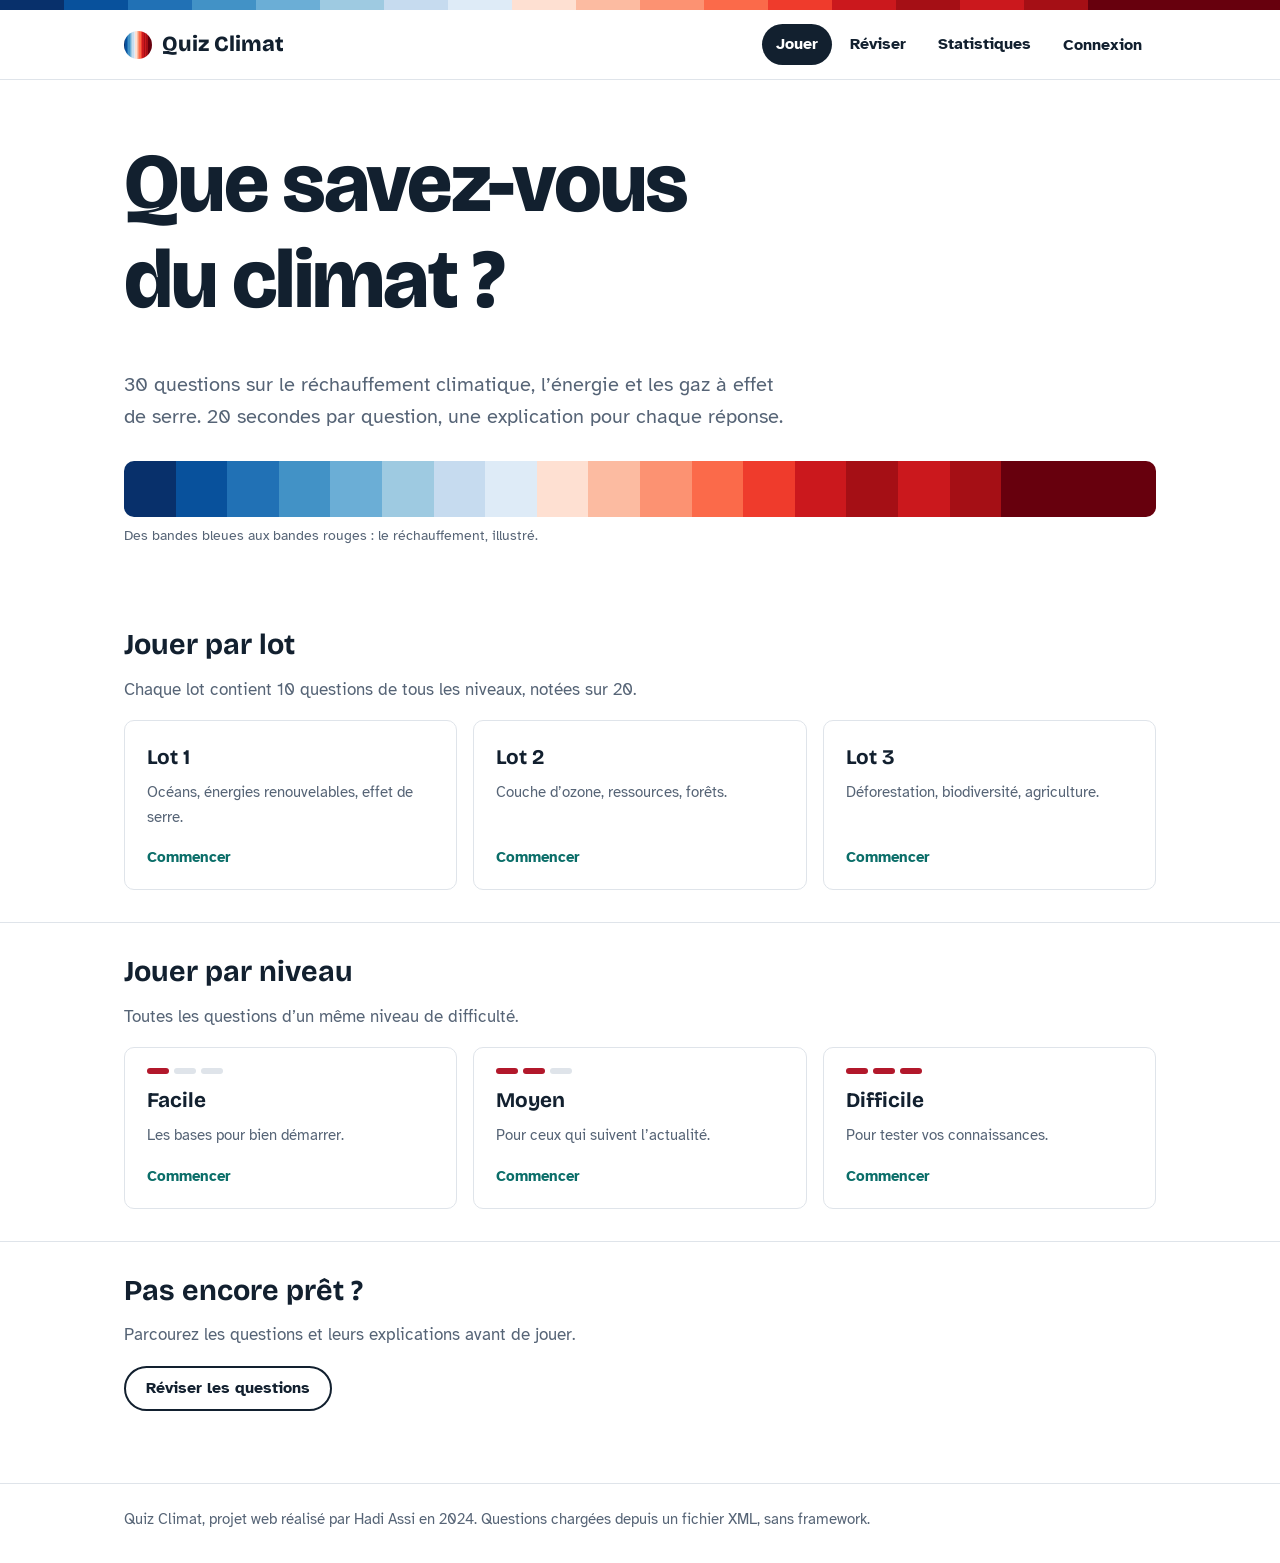
<file: index.html>
<!DOCTYPE html>
<html lang="fr">
<head>
  <meta charset="UTF-8">
  <meta name="viewport" content="width=device-width, initial-scale=1.0">
  <title>Quiz Climat – Testez vos connaissances sur le climat</title>
  <meta name="description" content="Quiz interactif sur le climat, l’énergie et les gaz à effet de serre : 30 questions, 3 niveaux, minuteur et statistiques.">
  <meta name="author" content="Hadi Assi">
  <link rel="icon" href="data:image/svg+xml,%3Csvg xmlns='http://www.w3.org/2000/svg' viewBox='0 0 32 32'%3E%3Cdefs%3E%3ClinearGradient id='g'%3E%3Cstop offset='0' stop-color='%2308519c'/%3E%3Cstop offset='1' stop-color='%23a50f15'/%3E%3C/linearGradient%3E%3C/defs%3E%3Ccircle cx='16' cy='16' r='15' fill='url(%23g)'/%3E%3C/svg%3E">
  <link rel="stylesheet" href="css/style.css">
  <script src="js/common.js" defer></script>
</head>
<body>
  <div class="stripes" aria-hidden="true"></div>
  <header class="site-header">
    <div class="wrap header-inner">
      <a class="brand" href="index.html"><span class="brand-mark" aria-hidden="true"></span>Quiz Climat</a>
      <nav class="nav" aria-label="Navigation principale">
        <a href="index.html" aria-current="page">Jouer</a>
        <a href="page/reviser.html">Réviser</a>
        <a href="page/statistiques.html">Statistiques</a>
        <span id="user-zone"></span>
      </nav>
    </div>
  </header>

  <main>

    <section class="hero">
      <div class="wrap">
        <h1>Que savez-vous du climat ?</h1>
        <p class="lead">30 questions sur le réchauffement climatique, l’énergie et les gaz à effet de serre. 20 secondes par question, une explication pour chaque réponse.</p>
        <div class="hero-stripes" aria-hidden="true"></div>
        <p class="hero-caption">Des bandes bleues aux bandes rouges : le réchauffement, illustré.</p>
      </div>
    </section>

    <section class="section">
      <div class="wrap">
        <h2>Jouer par lot</h2>
        <p class="muted">Chaque lot contient 10 questions de tous les niveaux, notées sur 20.</p>
        <ul class="choices">
          <li><a class="choice" href="page/jeu.html?lot=1"><strong>Lot 1</strong><span>Océans, énergies renouvelables, effet de serre.</span><span class="go">Commencer</span></a></li>
          <li><a class="choice" href="page/jeu.html?lot=2"><strong>Lot 2</strong><span>Couche d’ozone, ressources, forêts.</span><span class="go">Commencer</span></a></li>
          <li><a class="choice" href="page/jeu.html?lot=3"><strong>Lot 3</strong><span>Déforestation, biodiversité, agriculture.</span><span class="go">Commencer</span></a></li>
        </ul>
      </div>
    </section>

    <section class="section">
      <div class="wrap">
        <h2>Jouer par niveau</h2>
        <p class="muted">Toutes les questions d’un même niveau de difficulté.</p>
        <ul class="choices">
          <li><a class="choice" href="page/jeu.html?niveau=facile"><span class="level-dots" aria-hidden="true"><i class="on"></i><i class=""></i><i class=""></i></span><strong>Facile</strong><span>Les bases pour bien démarrer.</span><span class="go">Commencer</span></a></li>
          <li><a class="choice" href="page/jeu.html?niveau=moyen"><span class="level-dots" aria-hidden="true"><i class="on"></i><i class="on"></i><i class=""></i></span><strong>Moyen</strong><span>Pour ceux qui suivent l’actualité.</span><span class="go">Commencer</span></a></li>
          <li><a class="choice" href="page/jeu.html?niveau=difficile"><span class="level-dots" aria-hidden="true"><i class="on"></i><i class="on"></i><i class="on"></i></span><strong>Difficile</strong><span>Pour tester vos connaissances.</span><span class="go">Commencer</span></a></li>
        </ul>
      </div>
    </section>

    <section class="section">
      <div class="wrap">
        <h2>Pas encore prêt ?</h2>
        <p class="muted">Parcourez les questions et leurs explications avant de jouer.</p>
        <a class="btn ghost" href="page/reviser.html">Réviser les questions</a>
      </div>
    </section>

  </main>

  <footer class="site-footer">
    <div class="wrap">Quiz Climat, projet web réalisé par Hadi Assi en 2024. Questions chargées depuis un fichier XML, sans framework.</div>
  </footer>
</body>
</html>
</file>
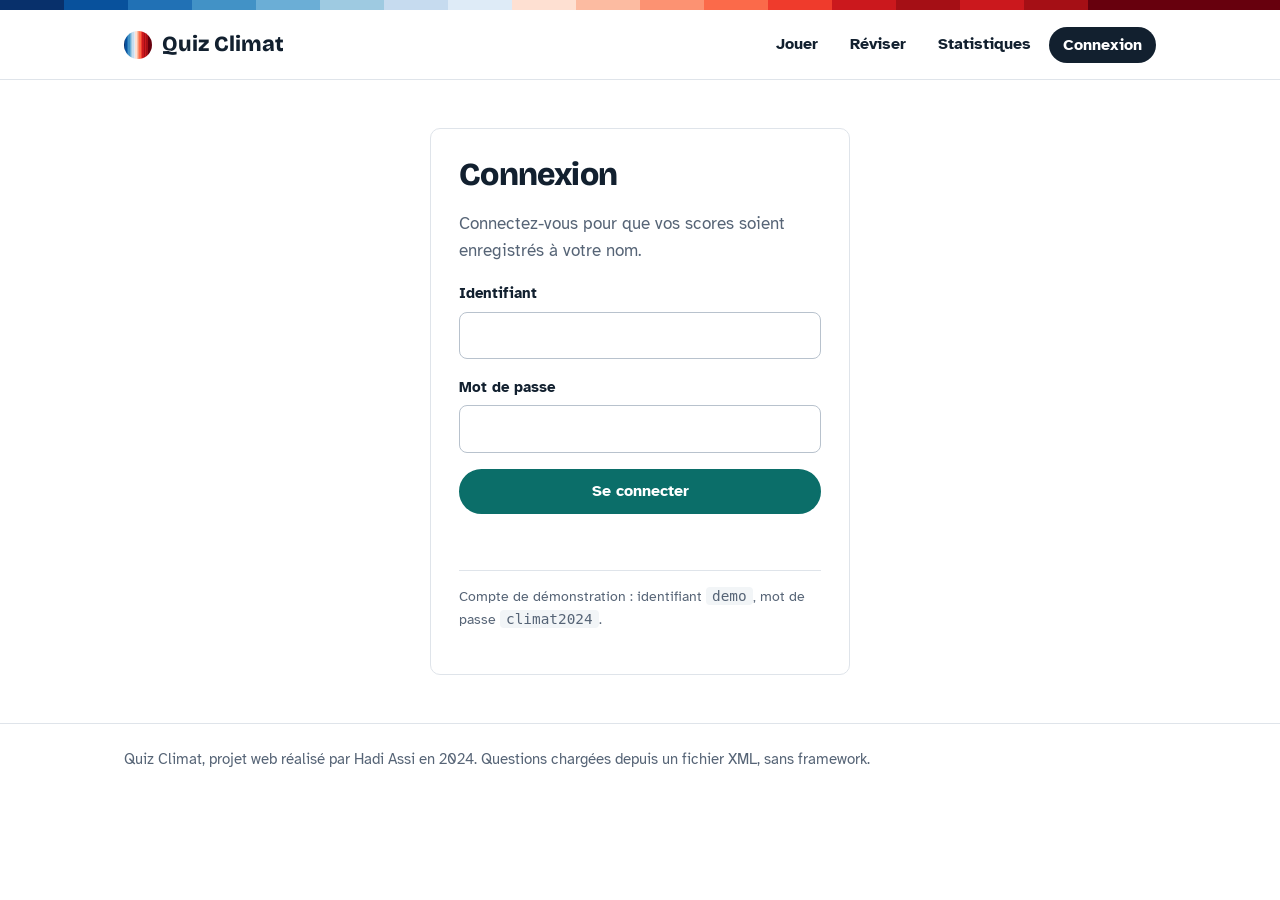
<file: page/connexion.html>
<!DOCTYPE html>
<html lang="fr">
<head>
  <meta charset="UTF-8">
  <meta name="viewport" content="width=device-width, initial-scale=1.0">
  <title>Connexion – Quiz Climat</title>
  <meta name="description" content="Connectez-vous pour enregistrer vos scores à votre nom.">
  <meta name="author" content="Hadi Assi">
  <link rel="icon" href="data:image/svg+xml,%3Csvg xmlns='http://www.w3.org/2000/svg' viewBox='0 0 32 32'%3E%3Cdefs%3E%3ClinearGradient id='g'%3E%3Cstop offset='0' stop-color='%2308519c'/%3E%3Cstop offset='1' stop-color='%23a50f15'/%3E%3C/linearGradient%3E%3C/defs%3E%3Ccircle cx='16' cy='16' r='15' fill='url(%23g)'/%3E%3C/svg%3E">
  <link rel="stylesheet" href="../css/style.css">
  <script src="../js/common.js" defer></script>
  <script src="../js/connexion.js" defer></script>
</head>
<body>
  <div class="stripes" aria-hidden="true"></div>
  <header class="site-header">
    <div class="wrap header-inner">
      <a class="brand" href="../index.html"><span class="brand-mark" aria-hidden="true"></span>Quiz Climat</a>
      <nav class="nav" aria-label="Navigation principale">
        <a href="../index.html">Jouer</a>
        <a href="reviser.html">Réviser</a>
        <a href="statistiques.html">Statistiques</a>
        <span id="user-zone"></span>
      </nav>
    </div>
  </header>

  <main>

    <form class="login" id="form-connexion" novalidate>
      <h1 style="font-size: 2rem;">Connexion</h1>
      <p class="muted">Connectez-vous pour que vos scores soient enregistrés à votre nom.</p>
      <div class="field">
        <label for="username">Identifiant</label>
        <input type="text" id="username" autocomplete="username" required>
      </div>
      <div class="field">
        <label for="password">Mot de passe</label>
        <input type="password" id="password" autocomplete="current-password" required>
      </div>
      <button type="submit" class="btn" style="width: 100%;">Se connecter</button>
      <p class="message" id="message" aria-live="polite"></p>
      <p class="hint">Compte de démonstration : identifiant <code>demo</code>, mot de passe <code>climat2024</code>.</p>
    </form>

  </main>

  <footer class="site-footer">
    <div class="wrap">Quiz Climat, projet web réalisé par Hadi Assi en 2024. Questions chargées depuis un fichier XML, sans framework.</div>
  </footer>
</body>
</html>
</file>
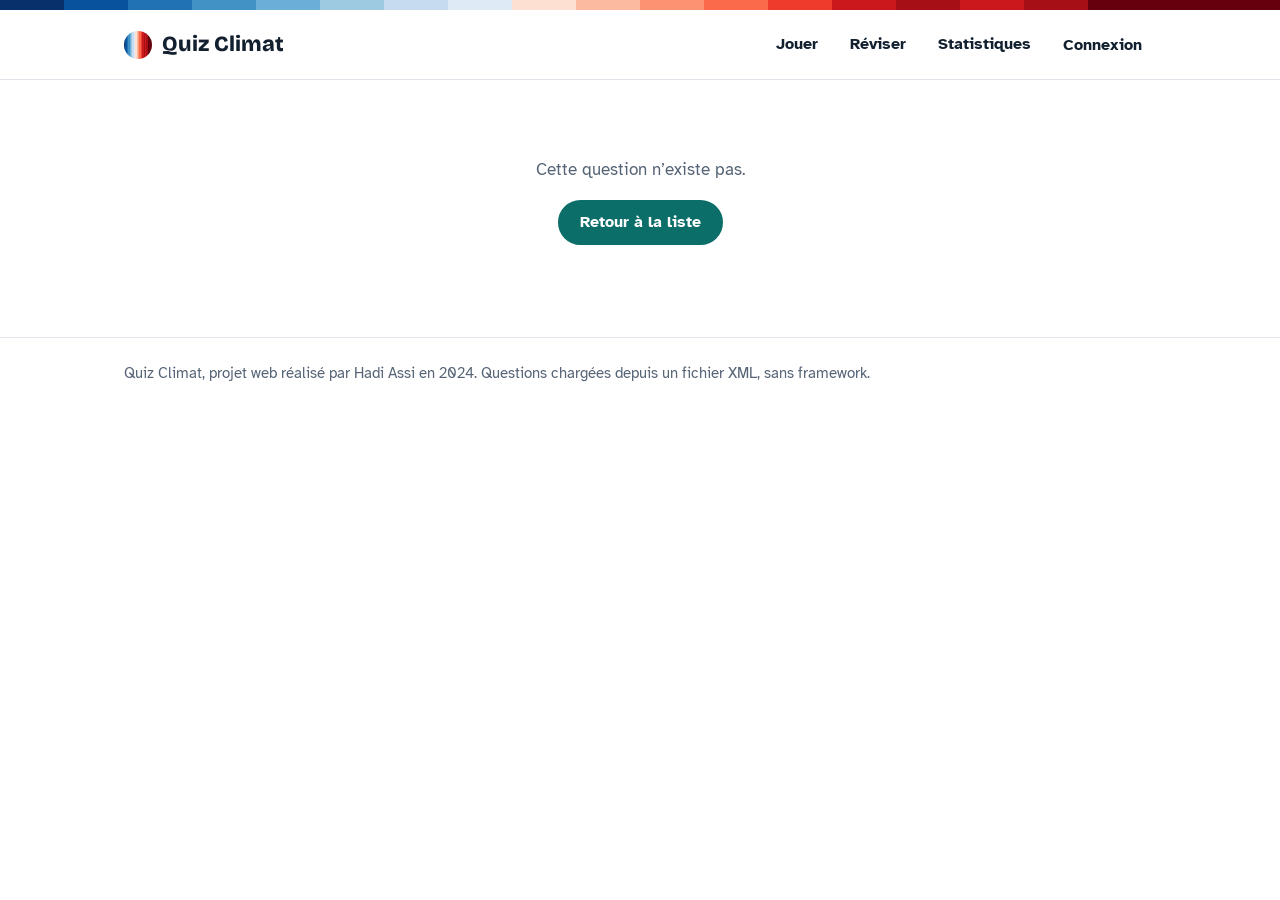
<file: page/question.html>
<!DOCTYPE html>
<html lang="fr">
<head>
  <meta charset="UTF-8">
  <meta name="viewport" content="width=device-width, initial-scale=1.0">
  <title>Question – Quiz Climat</title>
  <meta name="description" content="Réponse et explication d’une question du quiz climat.">
  <meta name="author" content="Hadi Assi">
  <link rel="icon" href="data:image/svg+xml,%3Csvg xmlns='http://www.w3.org/2000/svg' viewBox='0 0 32 32'%3E%3Cdefs%3E%3ClinearGradient id='g'%3E%3Cstop offset='0' stop-color='%2308519c'/%3E%3Cstop offset='1' stop-color='%23a50f15'/%3E%3C/linearGradient%3E%3C/defs%3E%3Ccircle cx='16' cy='16' r='15' fill='url(%23g)'/%3E%3C/svg%3E">
  <link rel="stylesheet" href="../css/style.css">
  <script src="../js/common.js" defer></script>
  <script src="../js/question.js" defer></script>
</head>
<body>
  <div class="stripes" aria-hidden="true"></div>
  <header class="site-header">
    <div class="wrap header-inner">
      <a class="brand" href="../index.html"><span class="brand-mark" aria-hidden="true"></span>Quiz Climat</a>
      <nav class="nav" aria-label="Navigation principale">
        <a href="../index.html">Jouer</a>
        <a href="reviser.html">Réviser</a>
        <a href="statistiques.html">Statistiques</a>
        <span id="user-zone"></span>
      </nav>
    </div>
  </header>

  <main>

    <section class="page-head">
      <div class="wrap" id="detail">
        <p class="empty">Chargement…</p>
      </div>
    </section>

  </main>

  <footer class="site-footer">
    <div class="wrap">Quiz Climat, projet web réalisé par Hadi Assi en 2024. Questions chargées depuis un fichier XML, sans framework.</div>
  </footer>
</body>
</html>
</file>
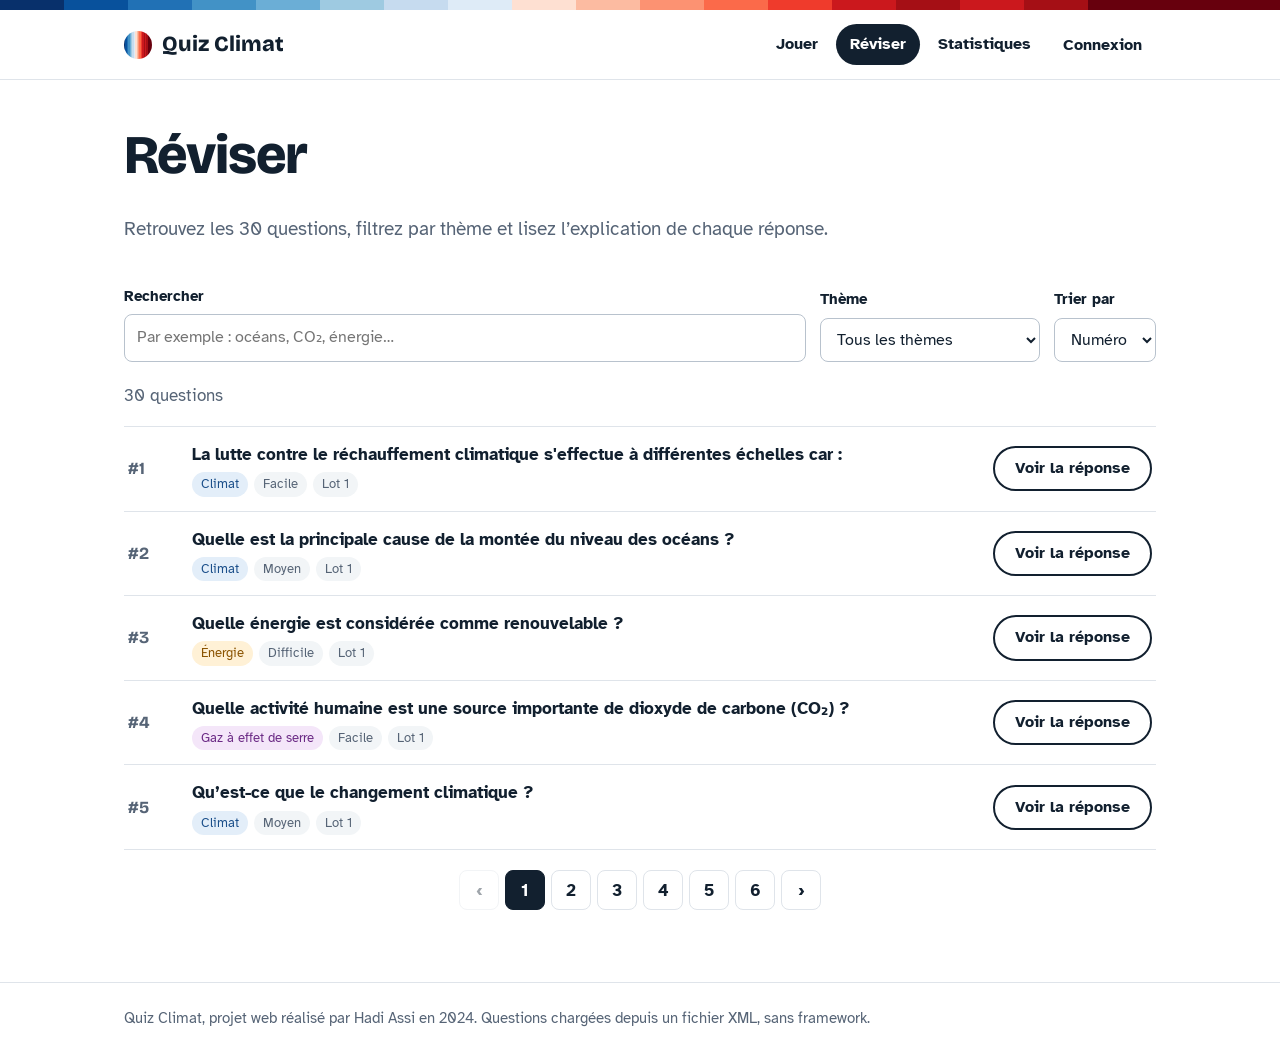
<file: page/reviser.html>
<!DOCTYPE html>
<html lang="fr">
<head>
  <meta charset="UTF-8">
  <meta name="viewport" content="width=device-width, initial-scale=1.0">
  <title>Réviser – Quiz Climat</title>
  <meta name="description" content="Toutes les questions du quiz climat avec leurs réponses et explications.">
  <meta name="author" content="Hadi Assi">
  <link rel="icon" href="data:image/svg+xml,%3Csvg xmlns='http://www.w3.org/2000/svg' viewBox='0 0 32 32'%3E%3Cdefs%3E%3ClinearGradient id='g'%3E%3Cstop offset='0' stop-color='%2308519c'/%3E%3Cstop offset='1' stop-color='%23a50f15'/%3E%3C/linearGradient%3E%3C/defs%3E%3Ccircle cx='16' cy='16' r='15' fill='url(%23g)'/%3E%3C/svg%3E">
  <link rel="stylesheet" href="../css/style.css">
  <script src="../js/common.js" defer></script>
  <script src="../js/reviser.js" defer></script>
</head>
<body>
  <div class="stripes" aria-hidden="true"></div>
  <header class="site-header">
    <div class="wrap header-inner">
      <a class="brand" href="../index.html"><span class="brand-mark" aria-hidden="true"></span>Quiz Climat</a>
      <nav class="nav" aria-label="Navigation principale">
        <a href="../index.html">Jouer</a>
        <a href="reviser.html" aria-current="page">Réviser</a>
        <a href="statistiques.html">Statistiques</a>
        <span id="user-zone"></span>
      </nav>
    </div>
  </header>

  <main>

    <section class="page-head">
      <div class="wrap">
        <h1>Réviser</h1>
        <p class="lead">Retrouvez les 30 questions, filtrez par thème et lisez l’explication de chaque réponse.</p>
      </div>
    </section>
    <section class="section" style="padding-top: 0;">
      <div class="wrap">
        <div class="toolbar">
          <div class="field">
            <label for="recherche">Rechercher</label>
            <input type="search" id="recherche" placeholder="Par exemple : océans, CO₂, énergie…">
          </div>
          <div class="field">
            <label for="theme">Thème</label>
            <select id="theme">
              <option value="tout">Tous les thèmes</option>
              <option value="climat">Climat</option>
              <option value="energie">Énergie</option>
              <option value="gaz">Gaz à effet de serre</option>
            </select>
          </div>
          <div class="field">
            <label for="tri">Trier par</label>
            <select id="tri">
              <option value="numero">Numéro</option>
              <option value="theme">Thème</option>
              <option value="niveau">Niveau</option>
            </select>
          </div>
        </div>
        <p class="muted" id="compteur" aria-live="polite"></p>
        <ul class="q-list" id="liste"></ul>
        <nav class="pager" id="pager" aria-label="Pages"></nav>
      </div>
    </section>

  </main>

  <footer class="site-footer">
    <div class="wrap">Quiz Climat, projet web réalisé par Hadi Assi en 2024. Questions chargées depuis un fichier XML, sans framework.</div>
  </footer>
</body>
</html>
</file>
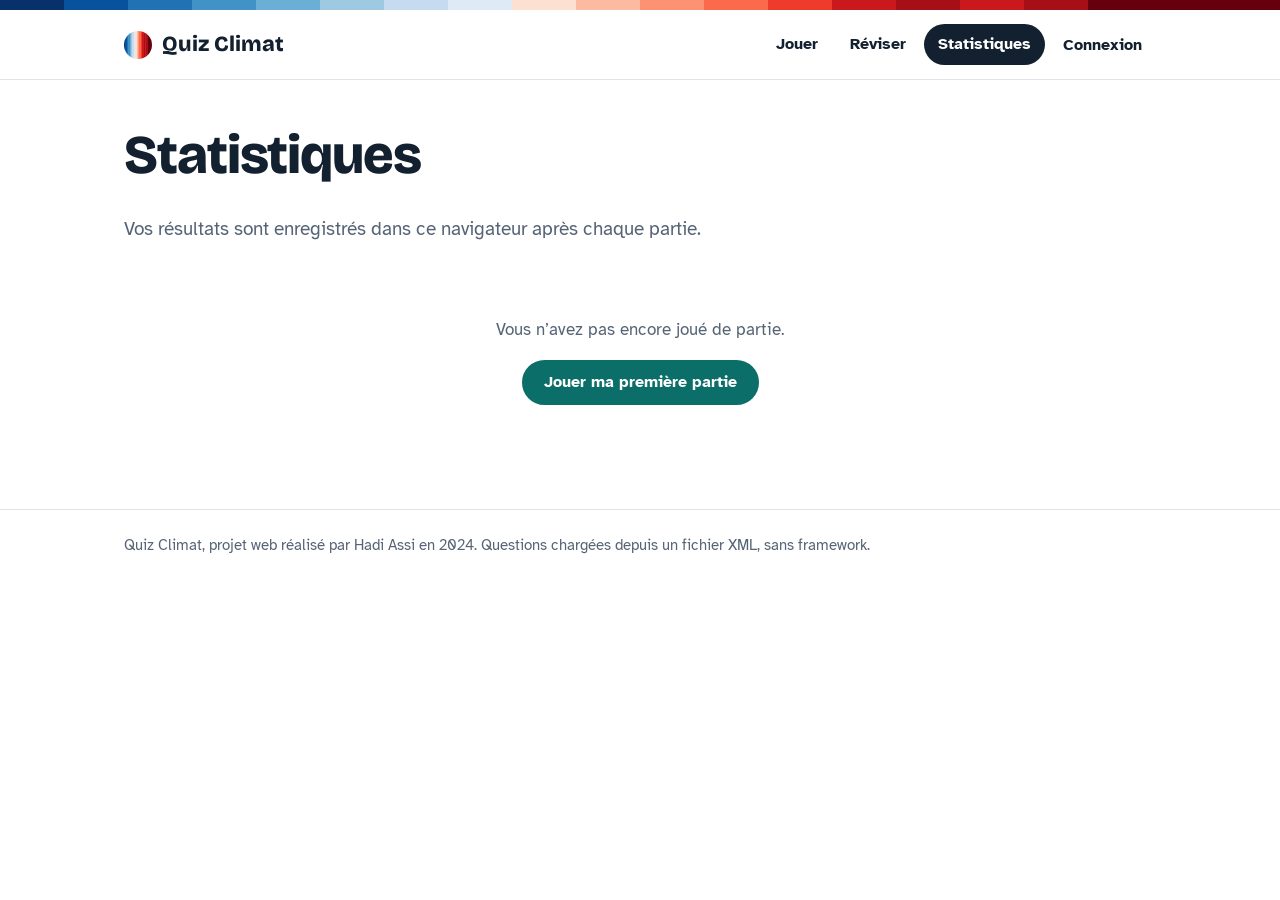
<file: page/statistiques.html>
<!DOCTYPE html>
<html lang="fr">
<head>
  <meta charset="UTF-8">
  <meta name="viewport" content="width=device-width, initial-scale=1.0">
  <title>Statistiques – Quiz Climat</title>
  <meta name="description" content="Historique de vos parties au quiz climat.">
  <meta name="author" content="Hadi Assi">
  <link rel="icon" href="data:image/svg+xml,%3Csvg xmlns='http://www.w3.org/2000/svg' viewBox='0 0 32 32'%3E%3Cdefs%3E%3ClinearGradient id='g'%3E%3Cstop offset='0' stop-color='%2308519c'/%3E%3Cstop offset='1' stop-color='%23a50f15'/%3E%3C/linearGradient%3E%3C/defs%3E%3Ccircle cx='16' cy='16' r='15' fill='url(%23g)'/%3E%3C/svg%3E">
  <link rel="stylesheet" href="../css/style.css">
  <script src="../js/common.js" defer></script>
  <script src="../js/statistiques.js" defer></script>
</head>
<body>
  <div class="stripes" aria-hidden="true"></div>
  <header class="site-header">
    <div class="wrap header-inner">
      <a class="brand" href="../index.html"><span class="brand-mark" aria-hidden="true"></span>Quiz Climat</a>
      <nav class="nav" aria-label="Navigation principale">
        <a href="../index.html">Jouer</a>
        <a href="reviser.html">Réviser</a>
        <a href="statistiques.html" aria-current="page">Statistiques</a>
        <span id="user-zone"></span>
      </nav>
    </div>
  </header>

  <main>

    <section class="page-head">
      <div class="wrap">
        <h1>Statistiques</h1>
        <p class="lead">Vos résultats sont enregistrés dans ce navigateur après chaque partie.</p>
      </div>
    </section>
    <section class="section" style="padding-top: 0;">
      <div class="wrap">
        <div id="vide" class="empty" hidden>
          <p>Vous n’avez pas encore joué de partie.</p>
          <a class="btn" href="../index.html">Jouer ma première partie</a>
        </div>
        <div id="contenu" hidden>
          <div class="kpis">
            <div class="kpi"><b id="kpi-parties"></b><span>parties jouées</span></div>
            <div class="kpi"><b id="kpi-meilleur"></b><span>meilleur score</span></div>
            <div class="kpi"><b id="kpi-moyenne"></b><span>score moyen</span></div>
          </div>
          <h2>Évolution des 15 dernières parties</h2>
          <div class="chart-box">
            <canvas id="graphique" role="img" aria-label="Histogramme des scores en pourcentage, partie par partie"></canvas>
          </div>
          <h2>Historique</h2>
          <div class="table-scroll">
            <table class="history">
              <thead><tr><th>N°</th><th>Date</th><th>Partie</th><th>Joueur</th><th>Score</th></tr></thead>
              <tbody id="historique"></tbody>
            </table>
          </div>
          <p style="margin-top: 20px;"><button type="button" class="btn danger" id="effacer">Effacer l’historique</button></p>
        </div>
      </div>
    </section>

  </main>

  <footer class="site-footer">
    <div class="wrap">Quiz Climat, projet web réalisé par Hadi Assi en 2024. Questions chargées depuis un fichier XML, sans framework.</div>
  </footer>
</body>
</html>
</file>
<file: css/style.css>
@import url('https://fonts.googleapis.com/css2?family=Bricolage+Grotesque:opsz,wght@12..96,500;12..96,700;12..96,800&family=Atkinson+Hyperlegible:ital,wght@0,400;0,700;1,400&display=swap');

/* =========================================================
   Quiz Climat — feuille de style commune
   Élément fort : les « bandes de réchauffement » (du bleu au rouge)
   en haut de chaque page. Le reste est sobre.
   ========================================================= */

:root {
  --ink: #12202f;
  --muted: #566476;
  --paper: #ffffff;
  --paper-2: #f2f5f7;
  --rule: #dfe4ea;
  --action: #0b6e69;        /* bouton principal */
  --action-dark: #08534f;
  --good: #1a7f37;
  --good-bg: #e6f4ea;
  --bad: #c62828;
  --bad-bg: #fdecea;
  --cold: #2166ac;
  --hot: #b2182b;

  --font-title: 'Bricolage Grotesque', 'Segoe UI', Arial, sans-serif;
  --font-text: 'Atkinson Hyperlegible', 'Segoe UI', Arial, sans-serif;

  --radius: 10px;
  --wrap: 1080px;

  /* bandes décoratives : du froid (bleu) au chaud (rouge) */
  --stripes: linear-gradient(90deg,
    #08306b 0 5%, #08519c 5% 10%, #2171b5 10% 15%, #4292c6 15% 20%, #6baed6 20% 25%,
    #9ecae1 25% 30%, #c6dbef 30% 35%, #deebf7 35% 40%, #fee0d2 40% 45%, #fcbba1 45% 50%,
    #fc9272 50% 55%, #fb6a4a 55% 60%, #ef3b2c 60% 65%, #cb181d 65% 70%, #a50f15 70% 75%,
    #cb181d 75% 80%, #a50f15 80% 85%, #67000d 85% 100%);
}

*, *::before, *::after { box-sizing: border-box; }

@media (prefers-reduced-motion: reduce) {
  *, *::before, *::after { transition: none !important; animation: none !important; }
}

body {
  margin: 0;
  background: var(--paper);
  color: var(--ink);
  font-family: var(--font-text);
  font-size: 1.0625rem;
  line-height: 1.6;
}

img { max-width: 100%; display: block; }
a { color: var(--action); }
:focus-visible { outline: 3px solid var(--cold); outline-offset: 3px; border-radius: 4px; }

h1, h2, h3 { font-family: var(--font-title); line-height: 1.15; margin: 0 0 .5em; }
h1 { font-size: clamp(2.2rem, 5vw, 3.4rem); font-weight: 800; letter-spacing: -.02em; }
h2 { font-size: clamp(1.4rem, 3vw, 1.8rem); font-weight: 700; }
h3 { font-size: 1.15rem; font-weight: 700; }
p { margin: 0 0 1em; }

.wrap { max-width: var(--wrap); margin: 0 auto; padding: 0 24px; }
.muted { color: var(--muted); }

/* ---------- En-tête ---------- */
.stripes { height: 10px; background: var(--stripes); }

.site-header { border-bottom: 1px solid var(--rule); background: var(--paper); }
.header-inner {
  display: flex; align-items: center; justify-content: space-between;
  gap: 20px; padding-top: 14px; padding-bottom: 14px; flex-wrap: wrap;
}
.brand {
  font-family: var(--font-title); font-weight: 800; font-size: 1.35rem;
  color: var(--ink); text-decoration: none; display: flex; align-items: center; gap: 10px;
}
.brand-mark { width: 28px; height: 28px; border-radius: 50%; background: var(--stripes); }
.nav { display: flex; gap: 4px; flex-wrap: wrap; align-items: center; }
.nav a {
  color: var(--ink); text-decoration: none; font-weight: 700; font-size: .98rem;
  padding: 8px 14px; border-radius: 999px;
}
.nav a:hover { background: var(--paper-2); }
.nav a[aria-current="page"] { background: var(--ink); color: #fff; }
.user-chip { font-size: .92rem; color: var(--muted); padding-left: 10px; display: flex; gap: 8px; align-items: center; }
.user-chip button { font: inherit; background: none; border: 0; color: var(--action); cursor: pointer; text-decoration: underline; padding: 0; }

/* ---------- Haut de page ---------- */
.page-head { padding: 44px 0 20px; }
.page-head .lead { font-size: 1.2rem; color: var(--muted); max-width: 60ch; }

.hero { padding: 56px 0 36px; }
.hero h1 { font-size: clamp(2.8rem, 8vw, 5.2rem); max-width: 12ch; }
.hero .lead { font-size: 1.25rem; color: var(--muted); max-width: 52ch; }
.hero-stripes { height: 56px; border-radius: var(--radius); background: var(--stripes); margin: 28px 0 8px; }
.hero-caption { font-size: .85rem; color: var(--muted); }

.section { padding: 32px 0; }
.section + .section { border-top: 1px solid var(--rule); }

/* ---------- Cartes de choix (lots / niveaux) ---------- */
.choices { display: grid; grid-template-columns: repeat(3, minmax(0, 1fr)); gap: 16px; list-style: none; padding: 0; margin: 0; }
.choice {
  display: flex; flex-direction: column; gap: 6px; height: 100%;
  padding: 20px 22px; border: 1.5px solid var(--rule); border-radius: var(--radius);
  color: var(--ink); text-decoration: none; background: var(--paper);
}
.choice:hover { border-color: var(--ink); }
.choice strong { font-family: var(--font-title); font-size: 1.3rem; }
.choice span { color: var(--muted); font-size: .95rem; }
.choice .go { margin-top: auto; padding-top: 10px; color: var(--action); font-weight: 700; }
.level-dots { display: flex; gap: 5px; margin-bottom: 4px; }
.level-dots i { width: 22px; height: 6px; border-radius: 3px; background: var(--rule); }
.level-dots i.on { background: var(--hot); }

/* ---------- Boutons et champs ---------- */
.btn {
  display: inline-flex; align-items: center; justify-content: center; gap: 8px;
  font: inherit; font-weight: 700; font-size: 1rem; line-height: 1.2;
  padding: 11px 20px; border-radius: 999px; border: 2px solid var(--action);
  background: var(--action); color: #fff; cursor: pointer; text-decoration: none;
}
.btn:hover { background: var(--action-dark); border-color: var(--action-dark); }
.btn.ghost { background: transparent; color: var(--ink); border-color: var(--ink); }
.btn.ghost:hover { background: var(--ink); color: #fff; }
.btn.danger { background: transparent; color: var(--bad); border-color: var(--bad); }
.btn.danger:hover { background: var(--bad); color: #fff; }
.btn:disabled { opacity: .45; cursor: not-allowed; }

label, .label { font-weight: 700; font-size: .95rem; }
input[type="text"], input[type="password"], input[type="search"], select {
  font: inherit; font-size: 1rem; padding: 10px 12px; width: 100%;
  border: 1.5px solid #b8c2cd; border-radius: 8px; background: #fff; color: var(--ink);
}
input:focus, select:focus { outline: none; border-color: var(--cold); box-shadow: 0 0 0 3px rgba(33, 102, 172, .2); }
.field { display: flex; flex-direction: column; gap: 6px; }

.toolbar { display: grid; grid-template-columns: 1fr 220px auto; gap: 14px; align-items: end; margin-bottom: 20px; }

/* ---------- Jeu ---------- */
.game { max-width: 760px; margin: 0 auto; padding: 32px 24px 48px; }
.game-top { display: flex; justify-content: space-between; align-items: baseline; gap: 12px; margin-bottom: 10px; }
.game-mode { font-weight: 700; }
.game-count { color: var(--muted); font-size: .95rem; }
.progress { display: flex; gap: 4px; margin-bottom: 14px; }
.progress i { flex: 1; height: 6px; border-radius: 3px; background: var(--rule); }
.progress i.good { background: var(--good); }
.progress i.bad { background: var(--bad); }
.progress i.now { background: var(--ink); }

.timer { height: 8px; border-radius: 4px; background: var(--paper-2); overflow: hidden; margin-bottom: 22px; }
.timer-bar { height: 100%; width: 100%; background: var(--stripes); background-size: 760px 100%; transition: width 1s linear; }
.timer-text { font-size: .9rem; color: var(--muted); text-align: right; margin: -16px 0 14px; }

.question-card { border: 1px solid var(--rule); border-radius: var(--radius); overflow: hidden; }
.question-card img { width: 100%; height: 260px; object-fit: contain; background: var(--paper-2); }
.question-body { padding: 22px 24px 24px; }
.question-text { font-family: var(--font-title); font-size: 1.45rem; font-weight: 700; line-height: 1.25; margin-bottom: 18px; }

.answers { display: grid; gap: 10px; list-style: none; padding: 0; margin: 0; }
.answer {
  width: 100%; text-align: left; font: inherit; font-size: 1.02rem;
  padding: 13px 16px; border: 1.5px solid var(--rule); border-radius: 8px;
  background: #fff; color: var(--ink); cursor: pointer; display: flex; gap: 12px; align-items: center;
}
.answer:hover:not(:disabled) { border-color: var(--ink); }
.answer .letter {
  flex: 0 0 28px; height: 28px; border-radius: 50%; display: grid; place-items: center;
  background: var(--paper-2); font-weight: 700; font-size: .9rem;
}
.answer:disabled { cursor: default; }
.answer.correct { border-color: var(--good); background: var(--good-bg); }
.answer.correct .letter { background: var(--good); color: #fff; }
.answer.wrong { border-color: var(--bad); background: var(--bad-bg); }
.answer.wrong .letter { background: var(--bad); color: #fff; }

.feedback { margin-top: 18px; padding: 14px 16px; border-radius: 8px; font-weight: 700; }
.feedback.good { background: var(--good-bg); color: var(--good); }
.feedback.bad { background: var(--bad-bg); color: var(--bad); }
.feedback a { font-weight: 400; }
.game-actions { display: flex; justify-content: flex-end; margin-top: 18px; }

.result { text-align: center; padding: 36px 24px; border: 1px solid var(--rule); border-radius: var(--radius); }
.result-score { font-family: var(--font-title); font-size: clamp(3.5rem, 12vw, 6rem); font-weight: 800; line-height: 1; margin: 10px 0; }
.result-score small { font-size: .4em; color: var(--muted); }
.result-actions { display: flex; gap: 12px; justify-content: center; flex-wrap: wrap; margin-top: 24px; }

/* ---------- Liste des questions (Réviser) ---------- */
.q-list { list-style: none; padding: 0; margin: 0; border-top: 1px solid var(--rule); }
.q-list li { display: grid; grid-template-columns: 48px minmax(0, 1fr) auto; gap: 16px; align-items: center; padding: 14px 4px; border-bottom: 1px solid var(--rule); }
.q-num { font-family: var(--font-title); font-weight: 700; color: var(--muted); }
.q-title { font-weight: 700; }
.tags { display: flex; gap: 6px; flex-wrap: wrap; margin-top: 4px; }
.tag { font-size: .8rem; padding: 2px 9px; border-radius: 999px; background: var(--paper-2); color: var(--muted); }
.tag.climat { background: #e3eef9; color: #1b4f8a; }
.tag.energie { background: #fff1d6; color: #8a5300; }
.tag.gaz { background: #f4e6f9; color: #6b2a85; }
.empty { padding: 32px 0; color: var(--muted); text-align: center; }

.pager { display: flex; gap: 6px; justify-content: center; flex-wrap: wrap; margin-top: 20px; }
.pager button {
  font: inherit; min-width: 40px; height: 40px; padding: 0 10px; border-radius: 8px;
  border: 1.5px solid var(--rule); background: #fff; color: var(--ink); cursor: pointer; font-weight: 700;
}
.pager button[aria-current="page"] { background: var(--ink); color: #fff; border-color: var(--ink); }
.pager button:disabled { opacity: .4; cursor: default; }

/* ---------- Détail d'une question ---------- */
.detail { display: grid; grid-template-columns: minmax(0, 1.5fr) minmax(0, 1fr); gap: 32px; align-items: start; }
.detail img { border-radius: var(--radius); width: 100%; max-height: 320px; object-fit: cover; }
.explanation { border-radius: var(--radius); padding: 24px; background: var(--paper-2); }
.explanation p { margin: 0; }
.facts { display: grid; grid-template-columns: auto 1fr; gap: 8px 16px; margin: 18px 0; }
.facts dt { color: var(--muted); }
.facts dd { margin: 0; font-weight: 700; }
details.custom { margin-top: 24px; border: 1px solid var(--rule); border-radius: var(--radius); padding: 14px 18px; }
details.custom summary { cursor: pointer; font-weight: 700; }
.custom-grid { display: grid; grid-template-columns: 1fr 1fr; gap: 16px; margin-top: 16px; }
.custom-grid input[type="color"] { width: 56px; height: 40px; padding: 2px; border: 1.5px solid #b8c2cd; border-radius: 8px; background: #fff; }
.custom-actions { display: flex; gap: 10px; margin-top: 16px; flex-wrap: wrap; }

/* ---------- Statistiques ---------- */
.kpis { display: grid; grid-template-columns: repeat(3, minmax(0, 1fr)); gap: 16px; margin-bottom: 28px; }
.kpi { border: 1px solid var(--rule); border-radius: var(--radius); padding: 16px 20px; }
.kpi b { display: block; font-family: var(--font-title); font-size: 2.2rem; line-height: 1.1; }
.kpi span { color: var(--muted); font-size: .95rem; }
.chart-box { border: 1px solid var(--rule); border-radius: var(--radius); padding: 16px; margin-bottom: 28px; }
.chart-box canvas { width: 100%; height: 300px; display: block; }
table.history { width: 100%; border-collapse: collapse; font-size: .98rem; }
.history th, .history td { padding: 10px 8px; border-bottom: 1px solid var(--rule); text-align: left; }
.history th { color: var(--muted); font-weight: 700; border-bottom: 2px solid var(--ink); }
.history td.num { font-weight: 700; }
.table-scroll { overflow-x: auto; }

/* ---------- Connexion ---------- */
.login { max-width: 420px; margin: 48px auto; padding: 28px; border: 1px solid var(--rule); border-radius: var(--radius); }
.login .field { margin-bottom: 16px; }
.message { min-height: 1.4em; margin-top: 14px; font-weight: 700; }
.message.bad { color: var(--bad); }
.message.good { color: var(--good); }
.hint { font-size: .9rem; color: var(--muted); margin-top: 18px; padding-top: 14px; border-top: 1px solid var(--rule); }
code { background: var(--paper-2); padding: 1px 6px; border-radius: 4px; }

/* ---------- Pied de page ---------- */
.site-footer { margin-top: 40px; padding: 24px 0 32px; border-top: 1px solid var(--rule); color: var(--muted); font-size: .92rem; }

/* ---------- Petits écrans ---------- */
@media (max-width: 820px) {
  .choices, .kpis { grid-template-columns: 1fr; }
  .detail, .toolbar, .custom-grid { grid-template-columns: 1fr; }
  .question-card img { height: 200px; }
  .q-list li { grid-template-columns: 36px minmax(0, 1fr); }
  .q-list li .btn { grid-column: 2; justify-self: start; }
}
@media (max-width: 520px) {
  .wrap { padding: 0 16px; }
  .game { padding: 24px 16px 40px; }
  .question-text { font-size: 1.25rem; }
  .nav a { padding: 6px 10px; }
}
</file>
